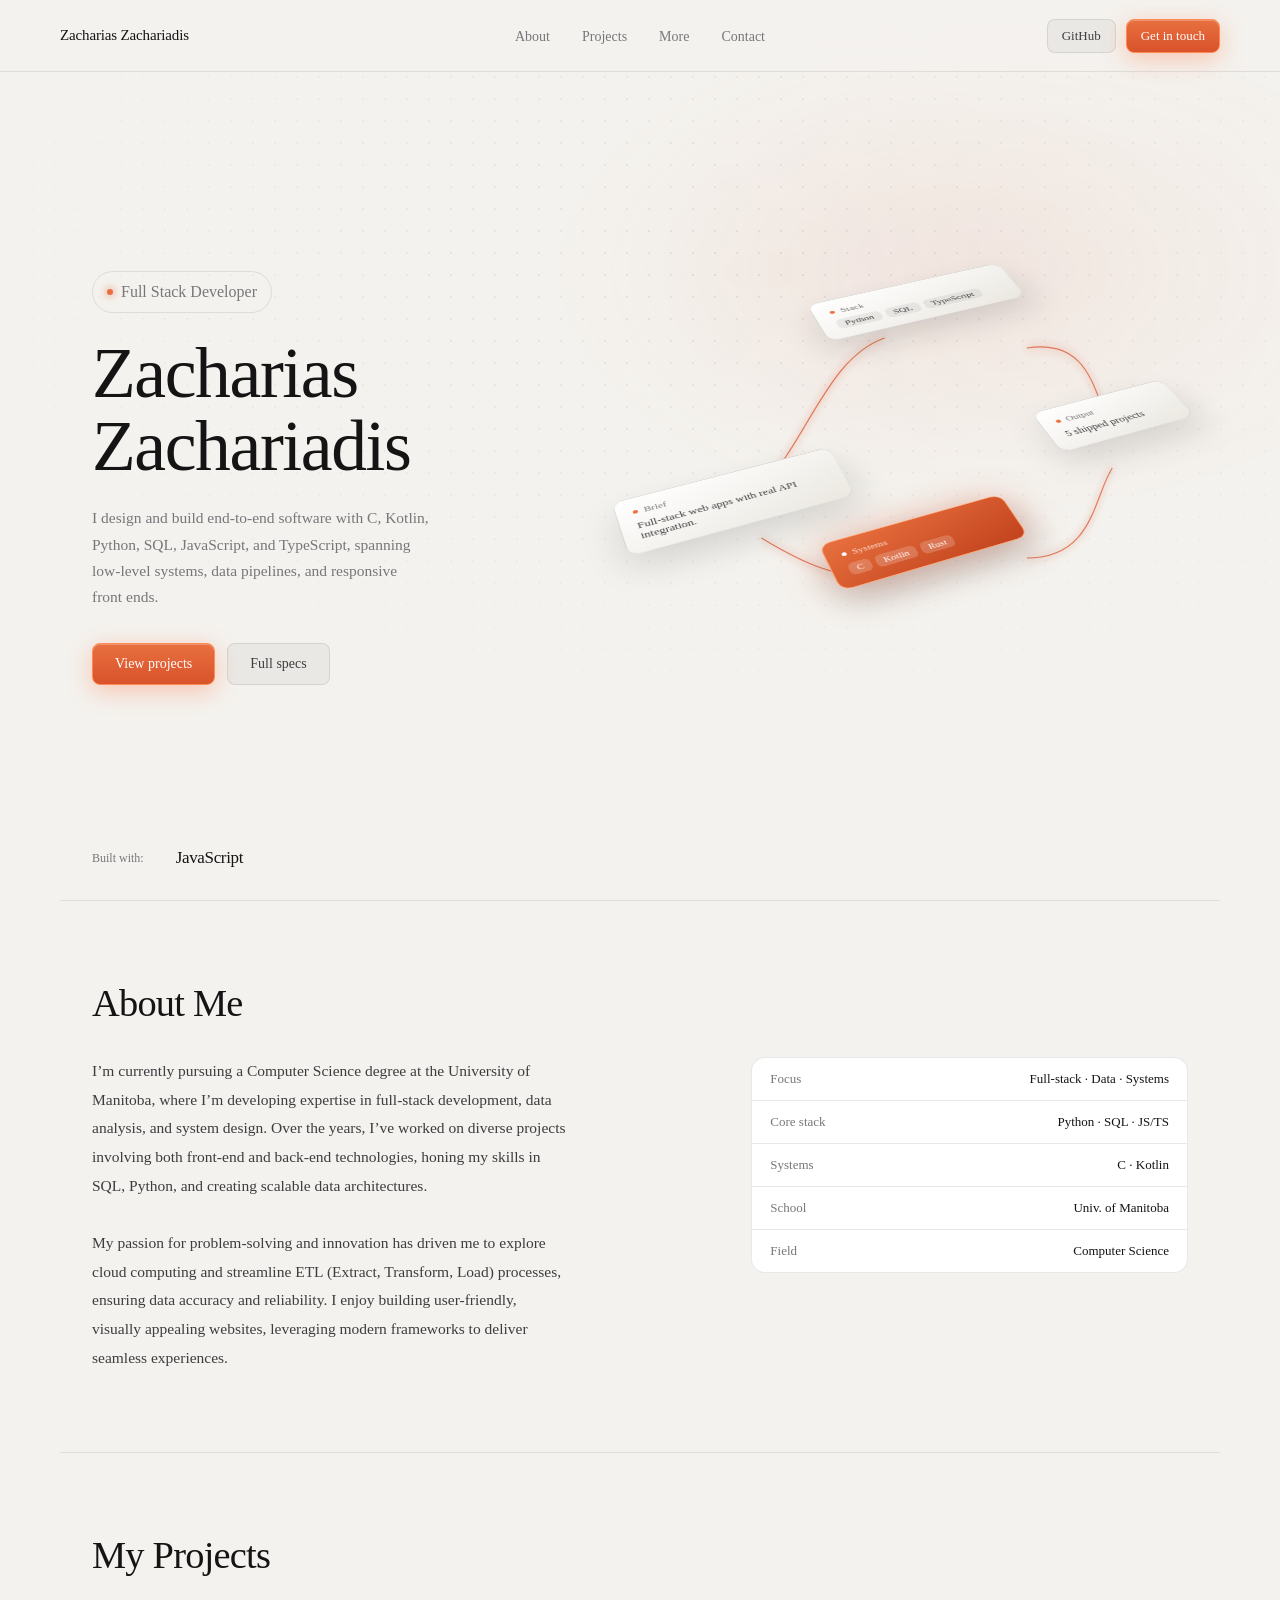
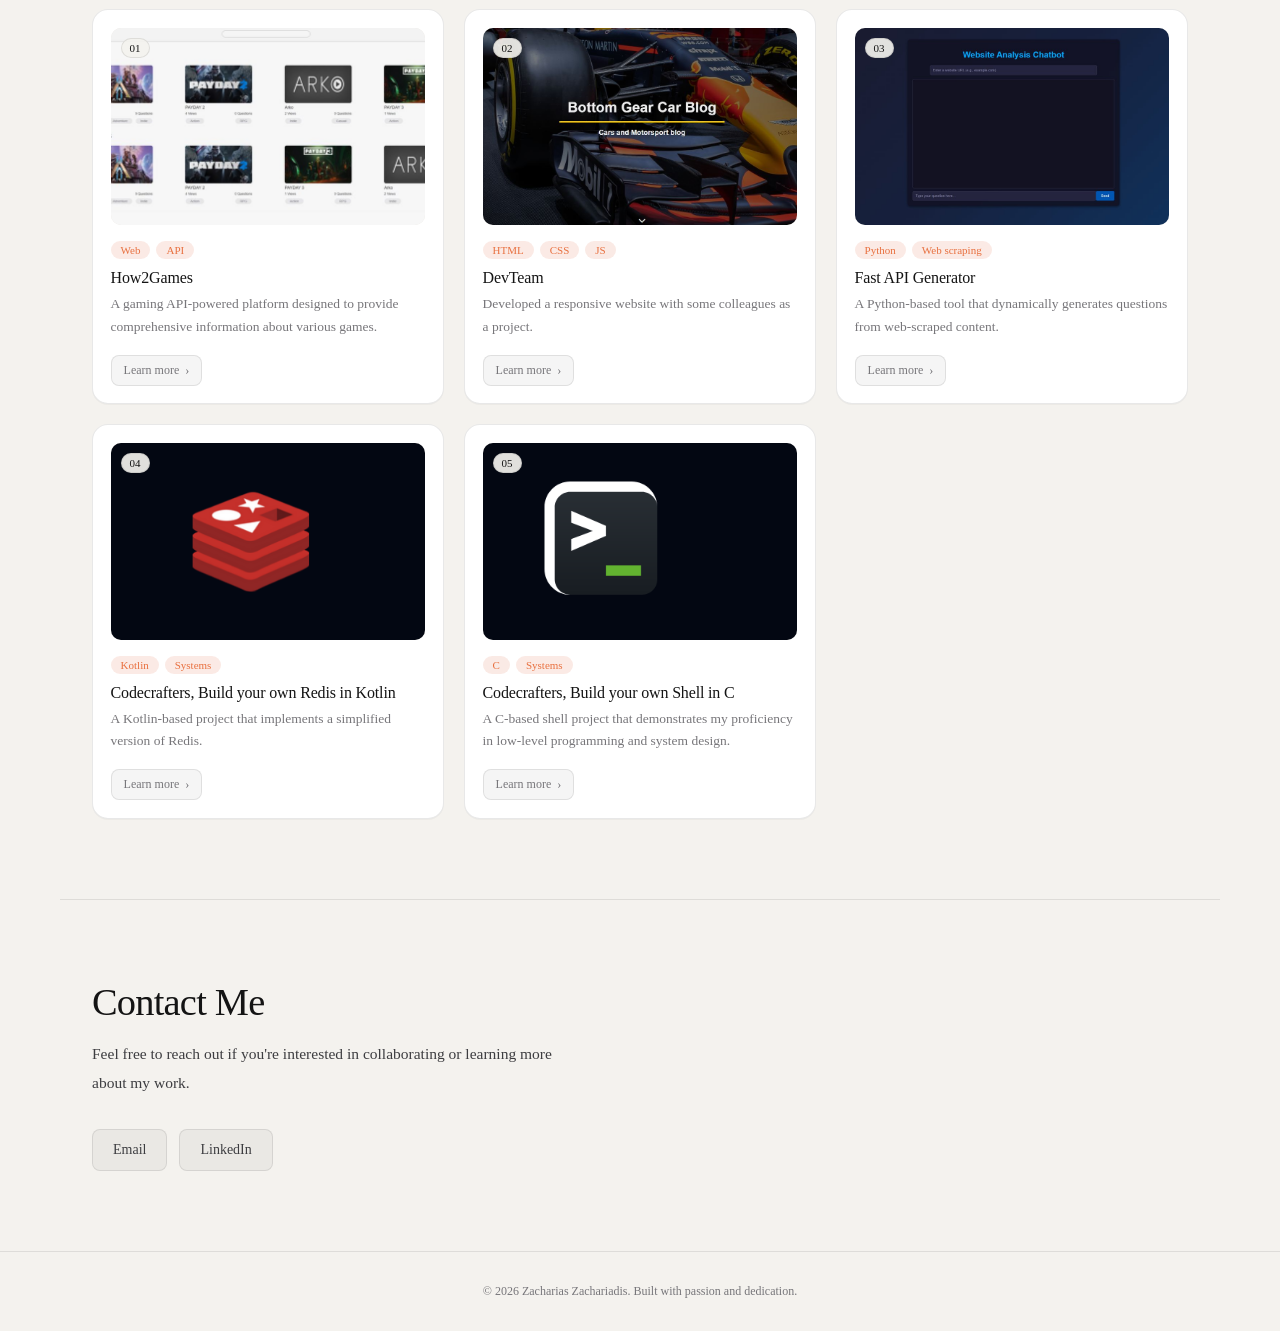
<file: index.html>
<!DOCTYPE html>
<html lang="en">

<head>
    <meta charset="UTF-8">
    <meta name="viewport" content="width=device-width, initial-scale=1.0">
    <title>Zacharias Zachariadis Portfolio</title>
    <link rel="stylesheet" href="Assets/main.css?v=">
    <link rel="stylesheet" href="Assets/theme.css">
    <script>document.documentElement.classList.add('js');</script>
</head>

<body>
<header>
  <div class="header-container">
    <h1 class="logo">Zacharias Zachariadis</h1>
    <div class="menu-toggle">
      <button class="hamburger" onclick="toggleMenu()" aria-label="Menu Toggle"><span></span><span></span><span></span></button>
    </div>
    <nav class="nav-menu">
      <ul class="nav-list">
        <li><a href="#about" class="nav-link">About</a></li>
        <li><a href="#projects" class="nav-link">Projects</a></li>
        <li><a href="details.html" class="nav-link">More</a></li>
        <li><a href="#contact" class="nav-link">Contact</a></li>
      </ul>
    </nav>
    <div class="header-actions">
      <a href="https://github.com/Zack-Z23" class="btn-ghost">GitHub</a>
      <a href="#contact" class="btn-primary">Get in touch</a>
    </div>
  </div>
</header>
    
  <section class="hero hero-split">
  <div class="hero-copy">
    <p class="status-line"><span class="status-dot"></span>Full Stack Developer</p>
    <h2>Zacharias Zachariadis</h2>
    <p>I design and build end-to-end software with C, Kotlin, Python, SQL, JavaScript, and TypeScript, spanning low-level systems, data pipelines, and responsive front ends.</p>
    <div class="hero-actions">
      <a href="#projects" class="btn-primary">View projects</a>
      <a href="details.html" class="btn-ghost">Full specs</a>
    </div>
  </div>

  <div class="hero-visual" aria-hidden="true">
    <svg viewBox="0 0 600 480" preserveAspectRatio="none">
      <path d="M150 250 C 200 200, 220 120, 280 100"/>
      <path d="M150 300 C 220 340, 240 340, 290 330"/>
      <path d="M430 110 C 500 100, 500 160, 520 190"/>
      <path d="M430 320 C 500 320, 500 260, 520 230"/>
    </svg>
    <div class="node node-brief"><h4>Brief</h4>Full-stack web apps with real API integration.</div>
    <div class="node node-stack"><h4>Stack</h4><div class="chips"><span>Python</span><span>SQL</span><span>TypeScript</span></div></div>
    <div class="node node-hot"><h4>Systems</h4><div class="chips"><span>C</span><span>Kotlin</span><span>Rust</span></div></div>
    <div class="node node-out"><h4>Output</h4>5 shipped projects</div>
  </div>

  <div class="stack-row">
    <span>Built with:</span>
    <strong>JavaScript</strong>
  </div>
</section>

    <section id="about" class="about">
        <h2>About Me</h2>
        <div class="about-grid">
            <p class="reveal">I’m currently pursuing a Computer Science degree at the University of Manitoba, where I’m developing expertise in full-stack development, data analysis, and system design. Over the years, I’ve worked on diverse projects involving both front-end and back-end technologies, honing my skills in SQL, Python, and creating scalable data architectures.
                <br><br>
                My passion for problem-solving and innovation has driven me to explore cloud computing and streamline ETL (Extract, Transform, Load) processes, ensuring data accuracy and reliability. I enjoy building user-friendly, visually appealing websites, leveraging modern frameworks to deliver seamless experiences.
            </p>
            <dl class="spec-list reveal">
                <div><dt>Focus</dt><dd>Full-stack · Data · Systems</dd></div>
                <div><dt>Core stack</dt><dd>Python · SQL · JS/TS</dd></div>
                <div><dt>Systems</dt><dd>C · Kotlin</dd></div>
                <div><dt>School</dt><dd>Univ. of Manitoba</dd></div>
                <div><dt>Field</dt><dd>Computer Science</dd></div>
            </dl>
        </div>
    </section>

    <section id="projects" class="projects">
        <h2>My Projects</h2>
        <div class="project-container">
            <article class="project-card bracket reveal">
                <div class="card-media">
                    <img src="Assets/img/how2games.jpg" alt="How2Games homepage listing trending games" loading="lazy">
                    <span class="card-index">01</span>
                </div>
                <div class="card-tags"><span>Web</span><span>API</span></div>
                <h3><a href="https://github.com/Bearium-BB/How2Games">How2Games</a></h3>
                <p>A gaming API-powered platform designed to provide comprehensive information about various games.</p>
                <button class="project-toggle" type="button" aria-expanded="false">Learn more</button>
                <div class="project-details">
                    <p>How2Games integrates live game metadata from external APIs into a responsive interface, including cover art, release dates, and summary cards. I built the data-fetching layer and polished the layout for easy browsing.</p>
                </div>
            </article>
            <article class="project-card bracket reveal">
                <div class="card-media">
                    <img src="Assets/img/dev-team.jpg" alt="DevTeam collaborative blog homepage" loading="lazy">
                    <span class="card-index">02</span>
                </div>
                <div class="card-tags"><span>HTML</span><span>CSS</span><span>JS</span></div>
                <h3><a href="https://github.com/Zack-Z23/Dev-Team">DevTeam</a></h3>
                <p>Developed a responsive website with some colleagues as a project.</p>
                <button class="project-toggle" type="button" aria-expanded="false">Learn more</button>
                <div class="project-details">
                    <p>DevTeam is a collaborative portfolio site that highlights team roles, project milestones, and polished UI responsiveness. I focused on layout design, mobile-first structure, and accessibility improvements.</p>
                </div>
            </article>
            <article class="project-card bracket reveal">
                <div class="card-media">
                    <img src="Assets/img/api-generator.jpg" alt="Website Analysis Chatbot interface" loading="lazy">
                    <span class="card-index">03</span>
                </div>
                <div class="card-tags"><span>Python</span><span>Web scraping</span></div>
                <h3><a href="https://github.com/Zack-Z23/Website-Analysis-Chatbot">Fast API Generator</a></h3>
                <p>A Python-based tool that dynamically generates questions from web-scraped content.</p>
                <button class="project-toggle" type="button" aria-expanded="false">Learn more</button>
                <div class="project-details">
                    <p>The Fast API Generator combines web scraping with AI prompt generation to create structured questions from article content. I handled the back-end logic, data parsing, and API endpoint design.</p>
                </div>
            </article>
            <article class="project-card bracket reveal">
                <div class="card-media">
                    <img src="Assets/img/Codecrafters-Build-Your-Own-Redis-Kotlin.png" alt="Redis project logo" loading="lazy">
                    <span class="card-index">04</span>
                </div>
                <div class="card-tags"><span>Kotlin</span><span>Systems</span></div>
                <h3><a href="https://github.com/Zack-Z23/codecrafters-kotlin">Codecrafters, Build your own Redis in Kotlin</a></h3>
                <p>A Kotlin-based project that implements a simplified version of Redis.</p>
                <button class="project-toggle" type="button" aria-expanded="false">Learn more</button>
                <div class="project-details">
                    <p>This project simulates a Redis key-value store using Kotlin, including command parsing, persistence, and basic networking behavior. It demonstrates system thinking and low-level JVM design.</p>
                </div>
            </article>
            <article class="project-card bracket reveal">
                <div class="card-media">
                    <img src="Assets/img/Codecrafters-Build-You-Own-Shell-C.png" alt="Shell project logo" loading="lazy">
                    <span class="card-index">05</span>
                </div>
                <div class="card-tags"><span>C</span><span>Systems</span></div>
                <h3><a href="https://github.com/Zack-Z23/codecrafters-shell-c">Codecrafters, Build your own Shell in C</a></h3>
                <p>A C-based shell project that demonstrates my proficiency in low-level programming and system design.</p>
                <button class="project-toggle" type="button" aria-expanded="false">Learn more</button>
                <div class="project-details">
                    <p>The shell project implements command execution, file handling, and process control in C. It showcases my understanding of operating system concepts and CLI design.</p>
                </div>
            </article>
        </div>
    </section>
    <section id="contact" class="about">
        <h2>Contact Me</h2>
        <p>
            Feel free to reach out if you're interested in collaborating or learning more about my work.
        </p>
        <div class="contact-links">
            <a href="mailto:zack.zacharidis@gmail.com">Email</a>
            <a href="https://www.linkedin.com/in/zacharias-zachariadis-26a1a7238/" target="_blank" rel="noreferrer">LinkedIn</a>
        </div>
    </section>
    <footer>
        <p>&copy; 2026 Zacharias Zachariadis. Built with passion and dedication.</p>
    </footer>

    <script src="Assets/script.js?v=2"></script>
</body>

</html>
</file>
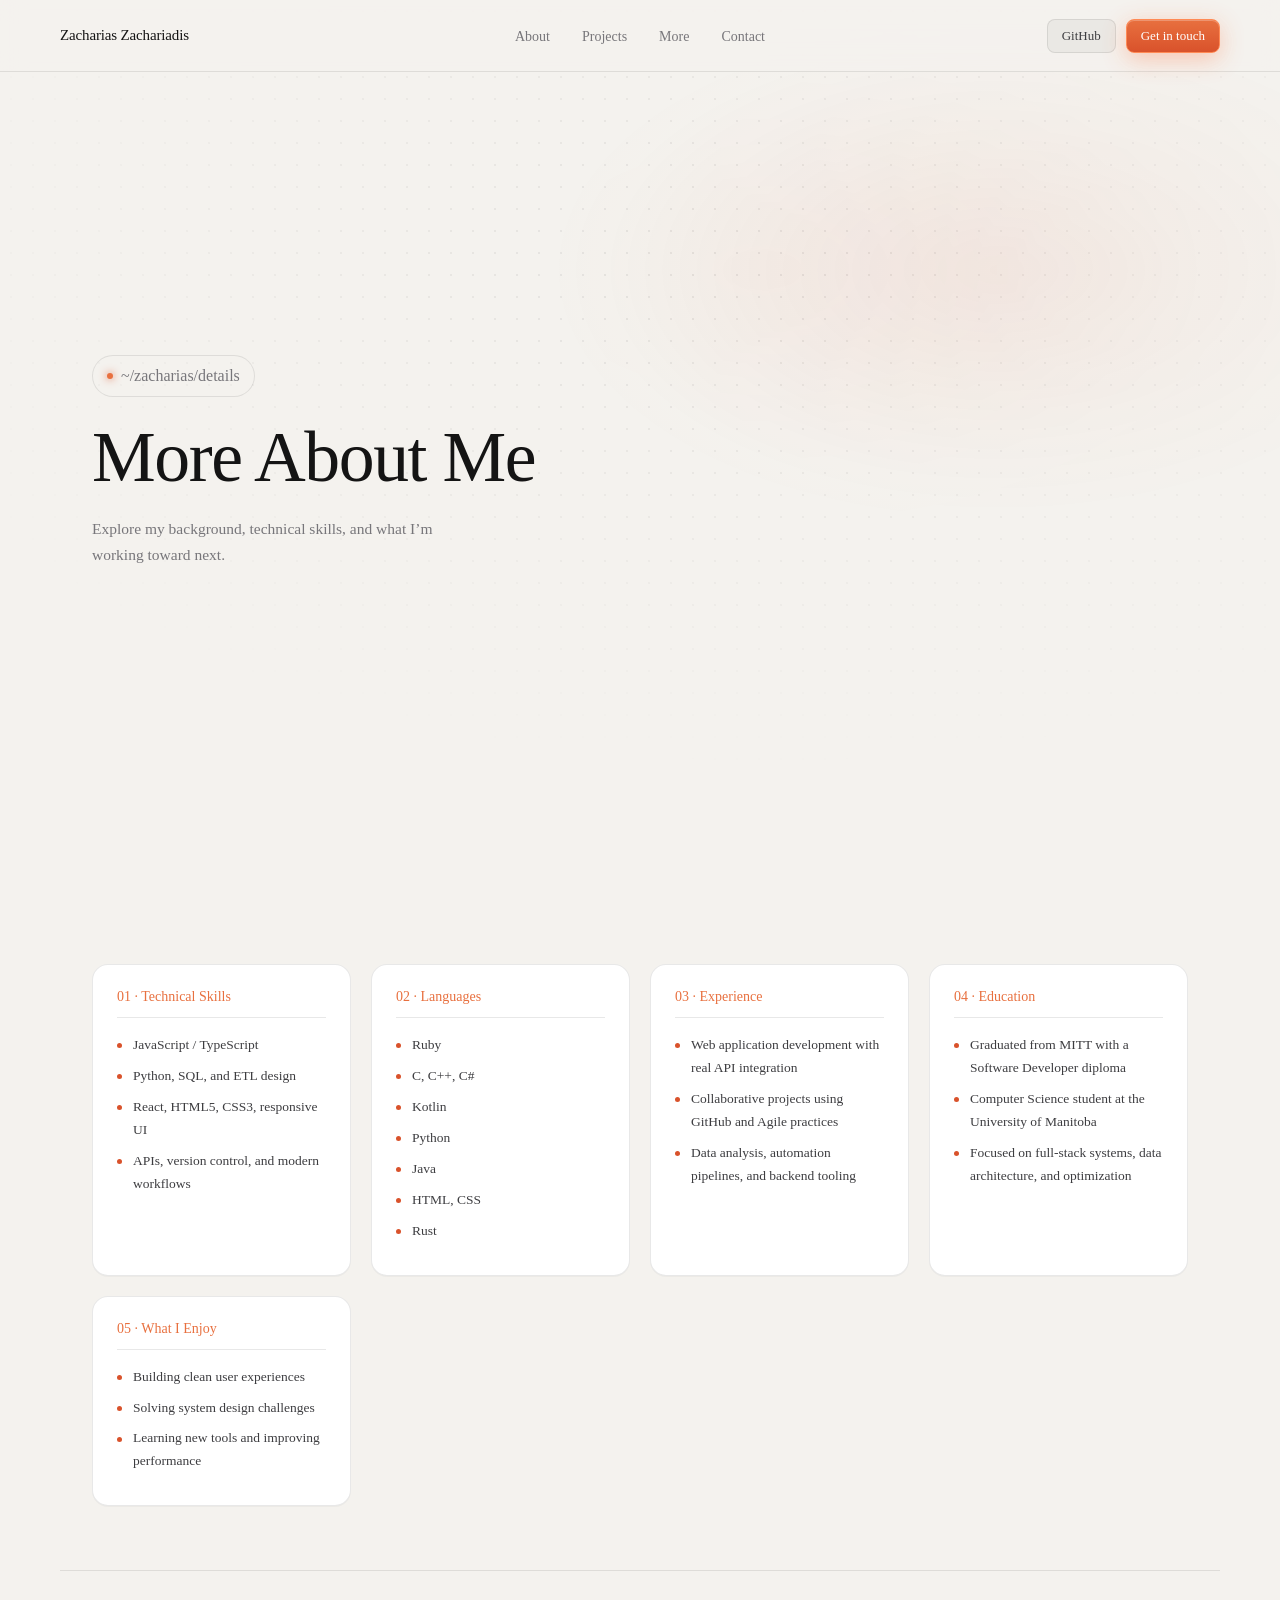
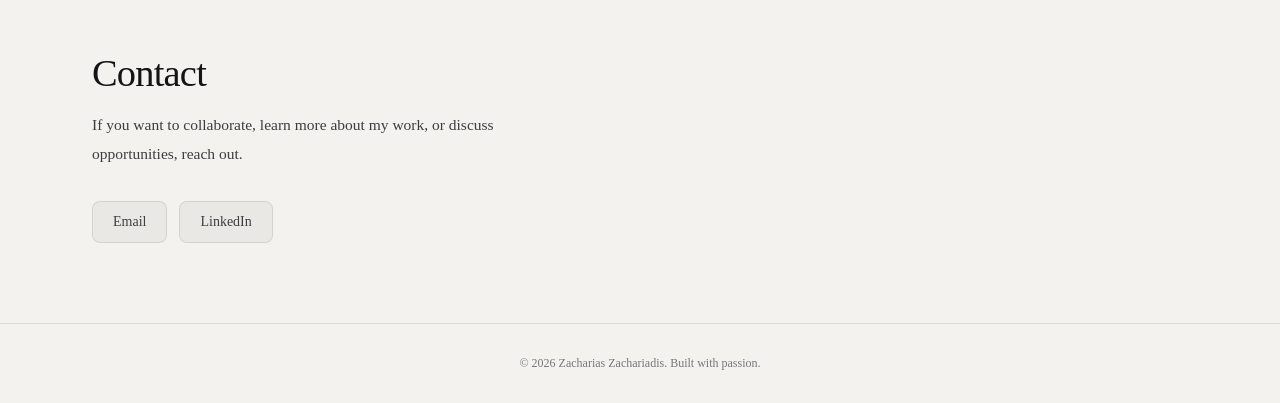
<file: details.html>
<!DOCTYPE html>
<html lang="en">

<head>
    <meta charset="UTF-8">
    <meta name="viewport" content="width=device-width, initial-scale=1.0">
    <title>More About Me</title>
    <link rel="stylesheet" href="Assets/main.css?v=4">
    <link rel="stylesheet" href="Assets/theme.css">
    <script>document.documentElement.classList.add('js');</script>
</head>

<body>
<header>
  <div class="header-container">
    <h1 class="logo">Zacharias Zachariadis</h1>
    <div class="menu-toggle">
      <button class="hamburger" onclick="toggleMenu()" aria-label="Menu Toggle"><span></span><span></span><span></span></button>
    </div>
    <nav class="nav-menu">
      <ul class="nav-list">
        <li><a href="#about" class="nav-link">About</a></li>
        <li><a href="#projects" class="nav-link">Projects</a></li>
        <li><a href="details.html" class="nav-link">More</a></li>
        <li><a href="#contact" class="nav-link">Contact</a></li>
      </ul>
    </nav>
    <div class="header-actions">
      <a href="https://github.com/Zack-Z23" class="btn-ghost">GitHub</a>
      <a href="#contact" class="btn-primary">Get in touch</a>
    </div>
  </div>
</header>

    <section class="hero bracket">
        <p class="status-line"><span class="status-dot" aria-hidden="true"></span>~/zacharias/details</p>
        <h2>More About Me</h2>
        <p>Explore my background, technical skills, and what I’m working toward next.</p>
    </section>

    <section class="details-grid">
        <div class="detail-card bracket reveal">
            <h3>01 · Technical Skills</h3>
            <ul>
                <li>JavaScript / TypeScript</li>
                <li>Python, SQL, and ETL design</li>
                <li>React, HTML5, CSS3, responsive UI</li>
                <li>APIs, version control, and modern workflows</li>
            </ul>
        </div>
        <div class="detail-card bracket reveal">
            <h3>02 · Languages</h3>
            <ul>
                <li>Ruby</li>
                <li>C, C++, C#</li>
                <li>Kotlin</li>
                <li>Python</li>
                <li>Java</li>
                <li>HTML, CSS</li>
                <li>Rust</li>
            </ul>
        </div>
        <div class="detail-card bracket reveal">
            <h3>03 · Experience</h3>
            <ul>
                <li>Web application development with real API integration</li>
                <li>Collaborative projects using GitHub and Agile practices</li>
                <li>Data analysis, automation pipelines, and backend tooling</li>
            </ul>
        </div>
        <div class="detail-card bracket reveal">
            <h3>04 · Education</h3>
            <ul>
                <li>Graduated from MITT with a Software Developer diploma</li>
                <li>Computer Science student at the University of Manitoba</li>
                <li>Focused on full-stack systems, data architecture, and optimization</li>
            </ul>
        </div>
        <div class="detail-card bracket reveal">
            <h3>05 · What I Enjoy</h3>
            <ul>
                <li>Building clean user experiences</li>
                <li>Solving system design challenges</li>
                <li>Learning new tools and improving performance</li>
            </ul>
        </div>
    </section>

    <section id="contact" class="about">
        <h2>Contact</h2>
        <p>If you want to collaborate, learn more about my work, or discuss opportunities, reach out.</p>
        <div class="contact-links">
            <a href="mailto:zack.zacharidis@gmail.com">Email</a>
            <a href="https://www.linkedin.com/in/zacharias-zachariadis-26a1a7238/" target="_blank" rel="noreferrer">LinkedIn</a>
        </div>
    </section>

    <footer>
        <p>&copy; 2026 Zacharias Zachariadis. Built with passion.</p>
    </footer>

    <script src="Assets/script.js?v=2"></script>
</body>

</html>
</file>
<file: Assets/main.css>
@import url('https://fonts.googleapis.com/css2?family=Inter:wght@400;500;600&family=Instrument+Serif:ital@0;1&display=swap');

*, *::before, *::after { box-sizing: border-box; margin: 0; padding: 0; }
html { scroll-behavior: smooth; font-family: 'Inter', system-ui, 'Times New Roman'; background: var(--bg); color: var(--text); }
@media (prefers-reduced-motion: reduce) { html { scroll-behavior: auto; } }

:root {
    --bg: #0a0a0b;
    --bg2: #141416;
    --bg3: #0f0f11;
    --border: #ffffff14;
    --border2: #ffffff26;
    --ink: #f4f4f5;
    --text: #b9b9c0;
    --muted: #808089;
    --accent: #ff5a1f;
    --accent2: #ff7d3f;
    --accent-dim: #ff5a1f33;
    --accent-ink: #fff;
    --sans: 'Inter', system-ui, 'Times New Roman', sans-serif;
    --serif: 'Instrument Serif', serif;
    --content: 1160px;
    --header-h: 72px;
}

body {
    min-height: 100vh;
    background: var(--bg);
    color: var(--text);
    line-height: 1.6;
    padding-top: var(--header-h);
    overflow-x: hidden;
    position: relative;
}

/* faint dotted grid + orange glow */
body::before {
    content: '';
    position: fixed; inset: 0; z-index: 0; pointer-events: none;
    background:
        radial-gradient(ellipse 50% 40% at 78% 30%, #ff5a1f1f, transparent 70%),
        radial-gradient(#ffffff14 1px, transparent 1px) 0 0 / 22px 22px;
    -webkit-mask-image: radial-gradient(ellipse 90% 70% at 60% 30%, #000, transparent 80%);
    mask-image: radial-gradient(ellipse 90% 70% at 60% 30%, #000, transparent 80%);
}

body, button, input, textarea { font: inherit; }
a { color: inherit; text-decoration: none; }
h1, h2, h3 { color: var(--ink); text-wrap: balance; }
p { text-wrap: pretty; }
:focus-visible { outline: 2px solid var(--accent); outline-offset: 3px; }

/* corner brackets removed: .bracket is now a no-op hook */
.bracket { position: relative; }

/* ------------------------------ header ------------------------------ */
header {
    position: fixed; top: 0; width: 100%; height: var(--header-h); z-index: 100;
    display: flex; align-items: center; justify-content: center; padding: 0 2rem;
    background: #0a0a0bcc; backdrop-filter: blur(12px);
    border-bottom: 1px solid var(--border);
}
.header-container {
    display: grid; grid-template-columns: 1fr auto 1fr; align-items: center;
    width: 100%; max-width: var(--content); gap: 16px;
}
.logo {
    display: flex; align-items: center; gap: 10px;
    font-size: 15px; font-weight: 500; color: var(--ink); letter-spacing: -0.01em;
}
.logo::before {
    width: 26px; height: 26px; border-radius: 7px;
    background: linear-gradient(160deg, var(--accent2), var(--accent));
    color: #fff; font-size: 14px; font-weight: 600;
    box-shadow: 0 0 18px var(--accent-dim);
}
.nav-menu { display: flex; justify-content: center; }
.nav-list { list-style: none; display: flex; gap: 2rem; }
.nav-link { font-size: 14px; color: var(--muted); transition: color .2s; }
.nav-link:hover, .nav-link.active { color: var(--ink); }

.header-actions { display: flex; justify-content: flex-end; gap: 10px; }
.header-actions .btn-primary, .header-actions .btn-ghost { padding: 8px 14px; font-size: 13px; }

.menu-toggle { display: none; }
.hamburger { display: none; flex-direction: column; gap: 5px; background: none; border: none; cursor: pointer; padding: 8px; }
.hamburger span { display: block; width: 20px; height: 2px; background: var(--text); transition: all .3s; }
.hamburger.open span:nth-child(1) { transform: translateY(7px) rotate(45deg); }
.hamburger.open span:nth-child(2) { opacity: 0; }
.hamburger.open span:nth-child(3) { transform: translateY(-7px) rotate(-45deg); }

/* ------------------------------- buttons ------------------------------- */
.btn-primary, .btn-ghost {
    display: inline-flex; align-items: center; justify-content: center;
    padding: 12px 22px; border-radius: 8px; font-size: 14px; font-weight: 500;
    transition: transform .2s, box-shadow .2s, border-color .2s, background .2s;
}
.btn-primary {
    color: #fff; border: 1px solid #ff8a55;
    background: linear-gradient(180deg, var(--accent2), var(--accent));
    box-shadow: 0 6px 24px #ff5a1f4d, inset 0 1px 0 #ffffff40;
}
.btn-primary:hover { transform: translateY(-1px); box-shadow: 0 8px 30px #ff5a1f80, inset 0 1px 0 #ffffff40; }
.btn-ghost { color: var(--text); background: #ffffff0d; border: 1px solid var(--border); }
.btn-ghost:hover { background: #ffffff18; color: var(--ink); }

/* -------------------------------- hero -------------------------------- */
.hero {
    position: relative; z-index: 1;
    min-height: calc(100vh - var(--header-h));
    max-width: var(--content); margin: 0 auto;
    padding: 5rem 2rem 6rem;
    display: flex; flex-direction: column; justify-content: center; align-items: flex-start;
}
.hero-split { display: grid; grid-template-columns: 1fr 1.15fr; align-items: center; gap: 2rem; }
.hero-copy { display: flex; flex-direction: column; align-items: flex-start; }

.hero .status-line {
    display: inline-flex; align-items: center; gap: 8px;
    padding: 6px 14px; 
    margin-bottom: 1.5rem; 
    font-size: 16px;
    color: var(--muted);
    background: #ffffff0a; border: 1px solid var(--border); border-radius: 999px;
}
.status-dot { width: 6px; height: 6px; border-radius: 50%; background: var(--accent2); box-shadow: 0 0 8px var(--accent); flex-shrink: 0; }

.hero h2 {
    font-family: var(--serif); font-weight: 400;
    font-size: clamp(2.8rem, 5.6vw, 4.8rem); line-height: 1.02; letter-spacing: -0.02em;
    margin-bottom: 1.4rem; max-width: 14ch; color: #d4d4d8;
}
.hero h2 em { font-style: italic; color: var(--ink); }
.hero p { font-size: 15.5px; color: var(--muted); max-width: 44ch; line-height: 1.7; margin-bottom: 2rem; }
.hero-actions { display: flex; flex-wrap: wrap; gap: 12px; }

/* floating node-graph visual */
.hero-visual { position: relative; height: 480px; perspective: 1200px; }
.hero-visual svg { position: absolute; inset: 0; width: 100%; height: 100%; overflow: visible; }
.hero-visual path { fill: none; stroke: var(--accent); stroke-width: 1.2; opacity: .75; filter: drop-shadow(0 0 4px var(--accent)); }
.node {
    position: absolute; padding: 14px 16px; border-radius: 12px;
    background: linear-gradient(160deg, #1a1a1d, #0f0f11);
    border: 1px solid var(--border); box-shadow: 0 20px 50px #000a;
    font-size: 12px; color: var(--text);
    transform: rotateX(48deg) rotateZ(-22deg);
    transform-style: preserve-3d;
}
.node h4 { font-size: 11px; font-weight: 500; color: var(--muted); margin-bottom: 8px; display: flex; align-items: center; gap: 6px; }
.node h4::before { content: ''; width: 5px; height: 5px; border-radius: 50%; background: var(--accent2); }
.node-brief { left: 0; top: 46%; width: 230px; }
.node-stack { left: 34%; top: 6%; width: 210px; }
.node-hot {
    left: 36%; top: 56%; width: 200px; color: #fff;
    background: linear-gradient(160deg, #ff7d3f, #d83a0a);
    border-color: #ffa070; box-shadow: 0 0 60px #ff5a1f66, 0 20px 50px #000a;
}
.node-hot h4 { color: #ffe0d0; }
.node-hot h4::before { background: #fff; }
.node-out { right: 0; top: 30%; width: 150px; }
.node .chips { display: flex; flex-wrap: wrap; gap: 5px; margin-top: 8px; }
.node .chips span { padding: 3px 8px; border-radius: 6px; background: #ffffff12; font-size: 10.5px; }
.node-hot .chips span { background: #ffffff26; }

/* "trusted by" style strip */
.stack-row {
    position: absolute; left: 2rem; right: 2rem; bottom: 2rem;
    display: flex; flex-wrap: wrap; align-items: center; gap: 2rem;
    font-size: 12px; color: var(--muted);
}
.stack-row strong { font-size: 17px; font-weight: 500; color: #a1a1aa; letter-spacing: -0.02em; }

/* ------------------------------ sections ------------------------------ */
section { position: relative; z-index: 1; max-width: var(--content); margin: 0 auto; padding: 5rem 2rem; }
.about, #contact, .projects { border-top: 1px solid var(--border); }
.about h2, #contact h2, .projects h2 {
    font-family: var(--serif); font-weight: 400; font-size: 2.4rem; letter-spacing: -0.02em; color: var(--ink);
}
.about-grid { display: grid; grid-template-columns: 1.4fr 1fr; gap: 3rem; align-items: start; margin-top: 2rem; }
.about p, #contact p { font-size: 15.5px; line-height: 1.85; max-width: 62ch; color: var(--text); }
#contact p { margin: 1rem 0 2rem; }

.spec-list { display: flex; flex-direction: column; border: 1px solid var(--border); border-radius: 14px; overflow: hidden; background: var(--bg2); }
.spec-list div { display: flex; justify-content: space-between; gap: 12px; padding: 13px 18px; border-bottom: 1px solid var(--border); font-size: 13px; }
.spec-list div:last-child { border-bottom: none; }
.spec-list dt { color: var(--muted); }
.spec-list dd { color: var(--ink); text-align: right; }

.contact-links { display: flex; flex-wrap: wrap; gap: 12px; }
.contact-links a {
    padding: 12px 20px; border-radius: 8px; font-size: 14px; color: var(--text);
    background: #ffffff0a; border: 1px solid var(--border); transition: all .2s;
}
.contact-links a:hover { border-color: var(--accent); color: var(--ink); background: var(--accent-dim); }

/* ------------------------------ projects ------------------------------ */
.project-container { display: grid; grid-template-columns: repeat(auto-fit, minmax(300px, 1fr)); gap: 20px; margin-top: 2rem; }
.project-card {
    display: flex; flex-direction: column; padding: 1.1rem;
    background: linear-gradient(170deg, #17171a, #0f0f11);
    border: 1px solid var(--border); border-radius: 16px;
    transition: border-color .25s, box-shadow .25s;
}
.project-card:hover { border-color: #ff5a1f66; box-shadow: 0 0 40px #ff5a1f1a; }
.card-media { position: relative; aspect-ratio: 16/10; overflow: hidden; border-radius: 10px; background: var(--bg3); margin-bottom: 1rem; }
.card-media img { display: block; width: 100%; height: 100%; object-fit: cover; object-position: top; filter: brightness(.85); transition: filter .4s, transform .5s; }
.project-card:hover .card-media img { filter: brightness(1); transform: scale(1.03); }
.card-index {
    position: absolute; top: 10px; left: 10px; z-index: 1; padding: 3px 8px; border-radius: 999px;
    font-size: 11px; color: var(--ink); background: #0a0a0bb3; border: 1px solid var(--border);
}
.card-tags { display: flex; flex-wrap: wrap; gap: 6px; margin-bottom: 10px; }
.card-tags span { font-size: 11px; color: var(--accent2); background: var(--accent-dim); padding: 3px 10px; border-radius: 999px; }
.project-card h3 { font-size: 16px; font-weight: 500; margin-bottom: 6px; letter-spacing: -0.01em; }
.project-card h3 a:hover { color: var(--accent2); }
.project-card p { font-size: 13.5px; color: var(--muted); line-height: 1.7; }

.project-toggle {
    align-self: flex-start; margin-top: 1rem; padding: 7px 12px; cursor: pointer;
    display: inline-flex; align-items: center; gap: 6px;
    background: #ffffff0a; border: 1px solid var(--border); border-radius: 8px;
    color: var(--muted); font-size: 12px; transition: all .2s;
}
.project-toggle::after { content: '›'; transition: transform .25s; }
.project-toggle[aria-expanded="true"]::after { transform: rotate(90deg); }
.project-toggle:hover { border-color: var(--accent); color: var(--ink); }
.project-details { max-height: 0; opacity: 0; overflow: hidden; transition: max-height .35s ease, opacity .35s ease; }
.project-card.expanded .project-details { max-height: 420px; opacity: 1; margin-top: 12px; }
.project-details p { font-size: 13px; color: var(--text); line-height: 1.75; padding: 12px; background: var(--bg3); border: 1px solid var(--border); border-radius: 10px; }

/* ---------------------------- details page ---------------------------- */
.details-grid {
    position: relative; z-index: 1; max-width: var(--content); margin: 0 auto; padding: 4rem 2rem;
    display: grid; grid-template-columns: repeat(auto-fit, minmax(250px, 1fr)); gap: 20px;
}
.detail-card { padding: 1.5rem; background: linear-gradient(170deg, #17171a, #0f0f11); border: 1px solid var(--border); border-radius: 16px; transition: border-color .2s; }
.detail-card:hover { border-color: #ff5a1f66; }
.detail-card h3 { font-size: 14px; font-weight: 500; color: var(--accent2); margin-bottom: 1rem; padding-bottom: .75rem; border-bottom: 1px solid var(--border); }
.detail-card ul { list-style: none; }
.detail-card li { position: relative; padding-left: 16px; margin-bottom: 8px; font-size: 13.5px; line-height: 1.7; color: var(--text); }
.detail-card li::before { content: ''; position: absolute; left: 0; top: .7em; width: 5px; height: 5px; border-radius: 50%; background: var(--accent); }

footer { position: relative; z-index: 1; padding: 2rem; text-align: center; font-size: 12px; color: var(--muted); border-top: 1px solid var(--border); background: var(--bg); }

/* --------------------------- entrance + reveal --------------------------- */
@keyframes rise { from { opacity: 0; transform: translateY(14px); } to { opacity: 1; transform: none; } }
@media (prefers-reduced-motion: no-preference) {
    .hero-copy > *, .hero > * { animation: rise .7s cubic-bezier(.16,1,.3,1) both; }
    .hero-copy > :nth-child(2), .hero > :nth-child(2) { animation-delay: .1s; }
    .hero-copy > :nth-child(3), .hero > :nth-child(3) { animation-delay: .2s; }
    .hero-copy > :nth-child(4), .hero > :nth-child(4) { animation-delay: .3s; }
    .js .reveal { opacity: 0; transform: translateY(16px); transition: opacity .6s cubic-bezier(.16,1,.3,1), transform .6s cubic-bezier(.16,1,.3,1); }
    .js .reveal.is-visible { opacity: 1; transform: none; }
}

/* ------------------------------ responsive ------------------------------ */
@media (max-width: 900px) {
    .hero-split { grid-template-columns: 1fr; }
    .hero-visual { display: none; }
    .stack-row { position: static; margin-top: 3rem; }
}
@media (max-width: 768px) {
    header { padding: 0 1.25rem; }
    .header-container { grid-template-columns: 1fr auto; }
    .header-actions { display: none; }
    .menu-toggle, .hamburger { display: flex; }
    .nav-menu { display: none; }
    .nav-menu.active {
        display: block; position: absolute; right: 1.25rem; top: 64px;
        background: var(--bg2); border: 1px solid var(--border2); border-radius: 12px; padding: 1rem 1.25rem;
    }
    .nav-list { flex-direction: column; gap: 12px; }
    .hero { padding: 4rem 1.25rem 3rem; }
    section, .details-grid { padding: 3.25rem 1.25rem; }
    .about-grid { grid-template-columns: 1fr; gap: 1.75rem; }
}
@media (max-width: 600px) {
    .hero-actions { flex-direction: column; align-items: stretch; }
}
</file>
<file: Assets/theme.css>
/* Light theme + interactive layer. Load AFTER main.css. Fonts untouched. */
:root {
    --bg: #f4f2ee; --bg2: #ffffff; --bg3: #ebe8e1;
    --border: #14141418; --border2: #14141430;
    --ink: #141414; --text: #3d3d40; --muted: #77767a;
    --sans: 'Times New Roman', Times, serif; --serif: 'Times New Roman', Times, serif;
    --accent: #d9522b; --accent2: #e8703f; --accent-dim: #d9522b1f;
}
header { background: #f4f2eecc; }
body::before {
    background: radial-gradient(ellipse 50% 40% at 78% 30%, #d9522b1a, transparent 70%),
                radial-gradient(#14141414 1px, transparent 1px) 0 0 / 22px 22px;
}
.hero h2 { color: var(--ink); }
.status-line, .btn-ghost, .contact-links a, .project-toggle { background: #1414140a; }
.btn-ghost:hover { background: #14141418; }
.stack-row strong { color: var(--ink); }
.node { background: linear-gradient(160deg, #fff, #ebe8e1); box-shadow: 0 20px 40px #14141422; transition: transform .25s ease-out; }
.node-hot { background: linear-gradient(160deg, #e8703f, #c2431d); box-shadow: 0 0 50px #d9522b55, 0 20px 40px #14141433; }
.node .chips span { background: #14141410; }
.node-hot .chips span { background: #ffffff30; }
.project-card, .detail-card { background: #fff; box-shadow: 0 1px 0 #14141408; }
.project-card:hover { border-color: var(--accent); box-shadow: 0 18px 40px #14141418; transform: translateY(-4px); }
.project-card { transition: border-color .25s, box-shadow .25s, transform .25s; }
.card-media { cursor: pointer; }
.card-media img { filter: none; }
.card-index { background: #f4f2eeeb; }
.spec-list { background: #fff; }
.contact-links a:hover { color: var(--accent); }
footer { background: var(--bg); }

/* cursor-following "View" pill */
.cursor-pill {
    position: fixed; left: 0; top: 0; z-index: 300; pointer-events: none;
    padding: 9px 16px; border-radius: 999px; font-size: 12px; font-weight: 500;
    background: var(--ink); color: #fff; opacity: 0; scale: .6;
    transition: opacity .2s, scale .25s cubic-bezier(.16,1,.3,1);
}
.cursor-pill.on { opacity: 1; scale: 1; }

/* project viewer */
.viewer {
    position: fixed; inset: 0; z-index: 200; background: var(--bg);
    display: grid; grid-template-rows: 1fr auto; visibility: hidden;
    clip-path: inset(50% 50% 50% 50% round 16px);
    transition: clip-path .6s cubic-bezier(.16,1,.3,1), visibility 0s .6s;
}
.viewer.open { visibility: visible; clip-path: inset(0 0 0 0 round 0); transition: clip-path .6s cubic-bezier(.16,1,.3,1); }
.viewer-img { position: relative; overflow: hidden; background: var(--bg3); }
.viewer-img img { width: 100%; height: 100%; object-fit: cover; object-position: top; transition: opacity .35s, transform .8s cubic-bezier(.16,1,.3,1); }
.viewer-img img.swap { opacity: 0; transform: scale(1.04); }
.viewer-close { position: absolute; top: 18px; right: 22px; z-index: 2; }
.viewer-bar { display: grid; grid-template-columns: 1fr 1.4fr 1fr; gap: 2rem; align-items: start; padding: 1.5rem 2rem 1.75rem; }
.viewer-bar h3 { font-size: 22px; font-weight: 500; }
.viewer-bar p { font-size: 14px; line-height: 1.75; color: var(--text); max-width: 60ch; }
.viewer .card-tags { margin: 8px 0 0; }
.viewer-nav { display: flex; justify-content: flex-end; gap: 10px; flex-wrap: wrap; }
.viewer-nav button, .viewer-close, .viewer-link {
    cursor: pointer; font: inherit; font-size: 13px; padding: 9px 16px; border-radius: 999px;
    color: var(--ink); background: #fff; border: 1px solid var(--border2); transition: all .2s;
}
.viewer-nav button:hover, .viewer-close:hover, .viewer-link:hover { background: var(--ink); color: #fff; }
.viewer-link { display: inline-block; margin-top: 14px; }
body.locked { overflow: hidden; }
@media (max-width: 768px) {
    .viewer { overflow-y: auto; grid-template-rows: 45vh auto; }
    .viewer-bar { grid-template-columns: 1fr; gap: 1rem; padding: 1.25rem; }
    .viewer-nav { justify-content: flex-start; }
    .cursor-pill { display: none; }
}

/* font: Times New Roman everywhere */
html, body, button, input, textarea, .viewer-nav button, .viewer-close, .viewer-link {
    font-family: 'Times New Roman', Times, serif;
}
.hero h2, .about h2, #contact h2, .projects h2 { font-family: 'Times New Roman', Times, serif; }
</file>
